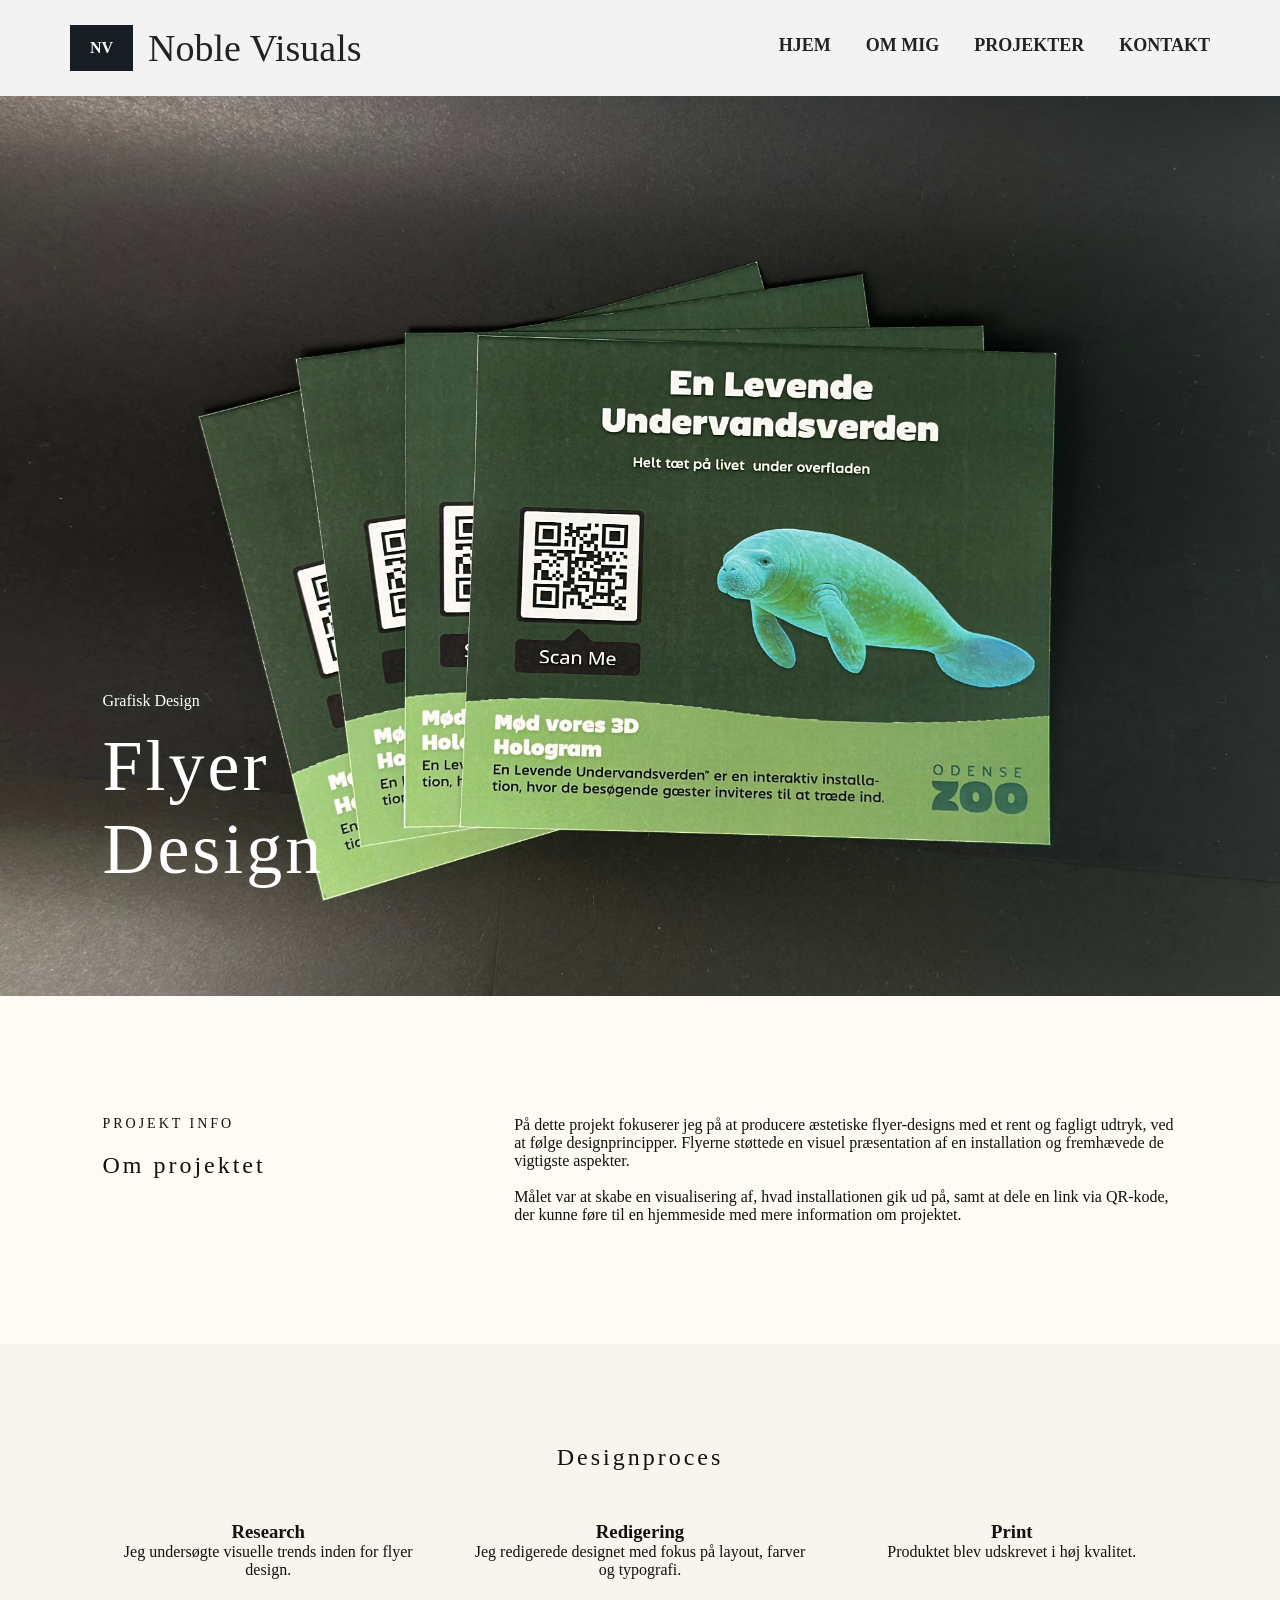
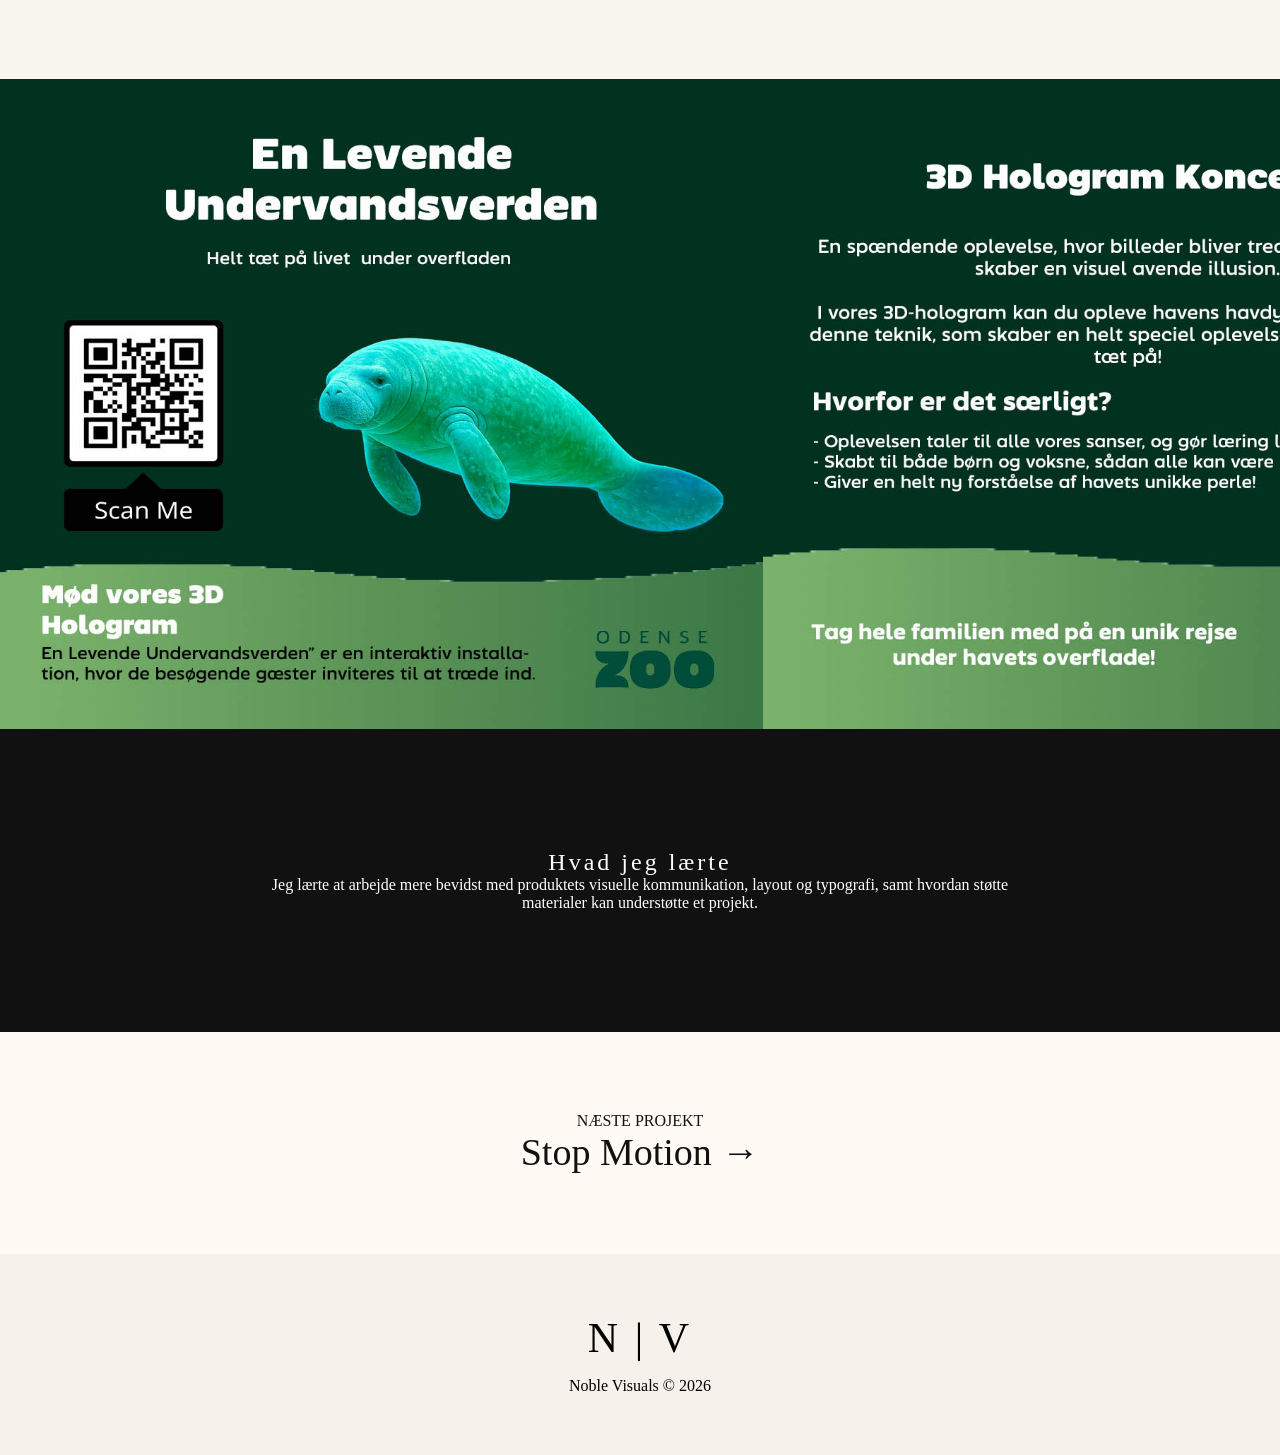
<file: flyerdesign.html>
<!DOCTYPE html>
<html lang="da">
<head>
  <meta charset="UTF-8">
  <meta name="viewport" content="width=device-width, initial-scale=1.0">
  <title>Flyer Design | Noble Visuals</title>
  <link rel="stylesheet" href="style.css">
</head>

<body>

<header class="header">
  <div class="logo">
    <div class="logo__box">NV</div>
    <h1 class="logo__text">Noble Visuals</h1>
  </div>

  <nav class="nav">
    <a href="index.html">HJEM</a>
    <a href="om-mig.html">OM MIG</a>
    <a href="projekter.html">PROJEKTER</a>
    <a href="kontakt.html">KONTAKT</a>
  </nav>
</header>

<section class="project-hero">
  <img src="images/Flyerdesign.jpeg" alt="Flyer Design">

  <div class="project-overlay">
    <p> Grafisk Design</p>
    <h1>Flyer <br>
       Design</h1>
   
  </div>
</section>

<section class="project-info">
  <div class="info-left">
    <p class="small-title">PROJEKT INFO</p>
    <h2>Om projektet</h2>
  </div>

  <div class="info-right">
    <p>
      På dette projekt fokuserer jeg på at producere æstetiske flyer-designs med et rent og fagligt udtryk, ved at følge designprincipper.
      Flyerne støttede en visuel præsentation af en installation og fremhævede de vigtigste aspekter.

    </p>
    <br>
    <p>
      Målet var at skabe en visualisering af, hvad installationen gik ud på, samt at dele en link via QR-kode, der kunne føre til en hjemmeside med mere information om projektet.
    </p>
  </div>
</section>

<section class="process">
  <h2>Designproces</h2>

  <div class="process-grid">
    <div>
      <h3>Research</h3>
      <p>Jeg undersøgte visuelle trends inden for flyer design.</p>
    </div>

    <div>
      <h3>Redigering</h3>
      <p>Jeg redigerede designet med fokus på layout, farver og typografi.</p>
    </div>

    <div>
      <h3>Print</h3>
      <p>Produktet blev udskrevet i høj kvalitet.</p>
    </div>
  </div>
</section>

<section class="gallery">
  <img src="images/Flyer - installation.jpg" alt="">
  <img src="images/Flyer - installation2.jpg" alt="">
</section>

<section class="learning">
  <h2>Hvad jeg lærte</h2>
  <p>
    Jeg lærte at arbejde mere bevidst med produktets visuelle kommunikation, layout og typografi, samt hvordan støtte materialer kan understøtte et projekt.
  </p>
</section>

<section class="next-project">
  <p>NÆSTE PROJEKT</p>
  <a href="stopmotion.html">Stop Motion →</a>
</section>

<footer class="footer">
  <h2>N | V</h2>
  <p>Noble Visuals © 2026</p>
</footer>

</body>
</html>
</file>
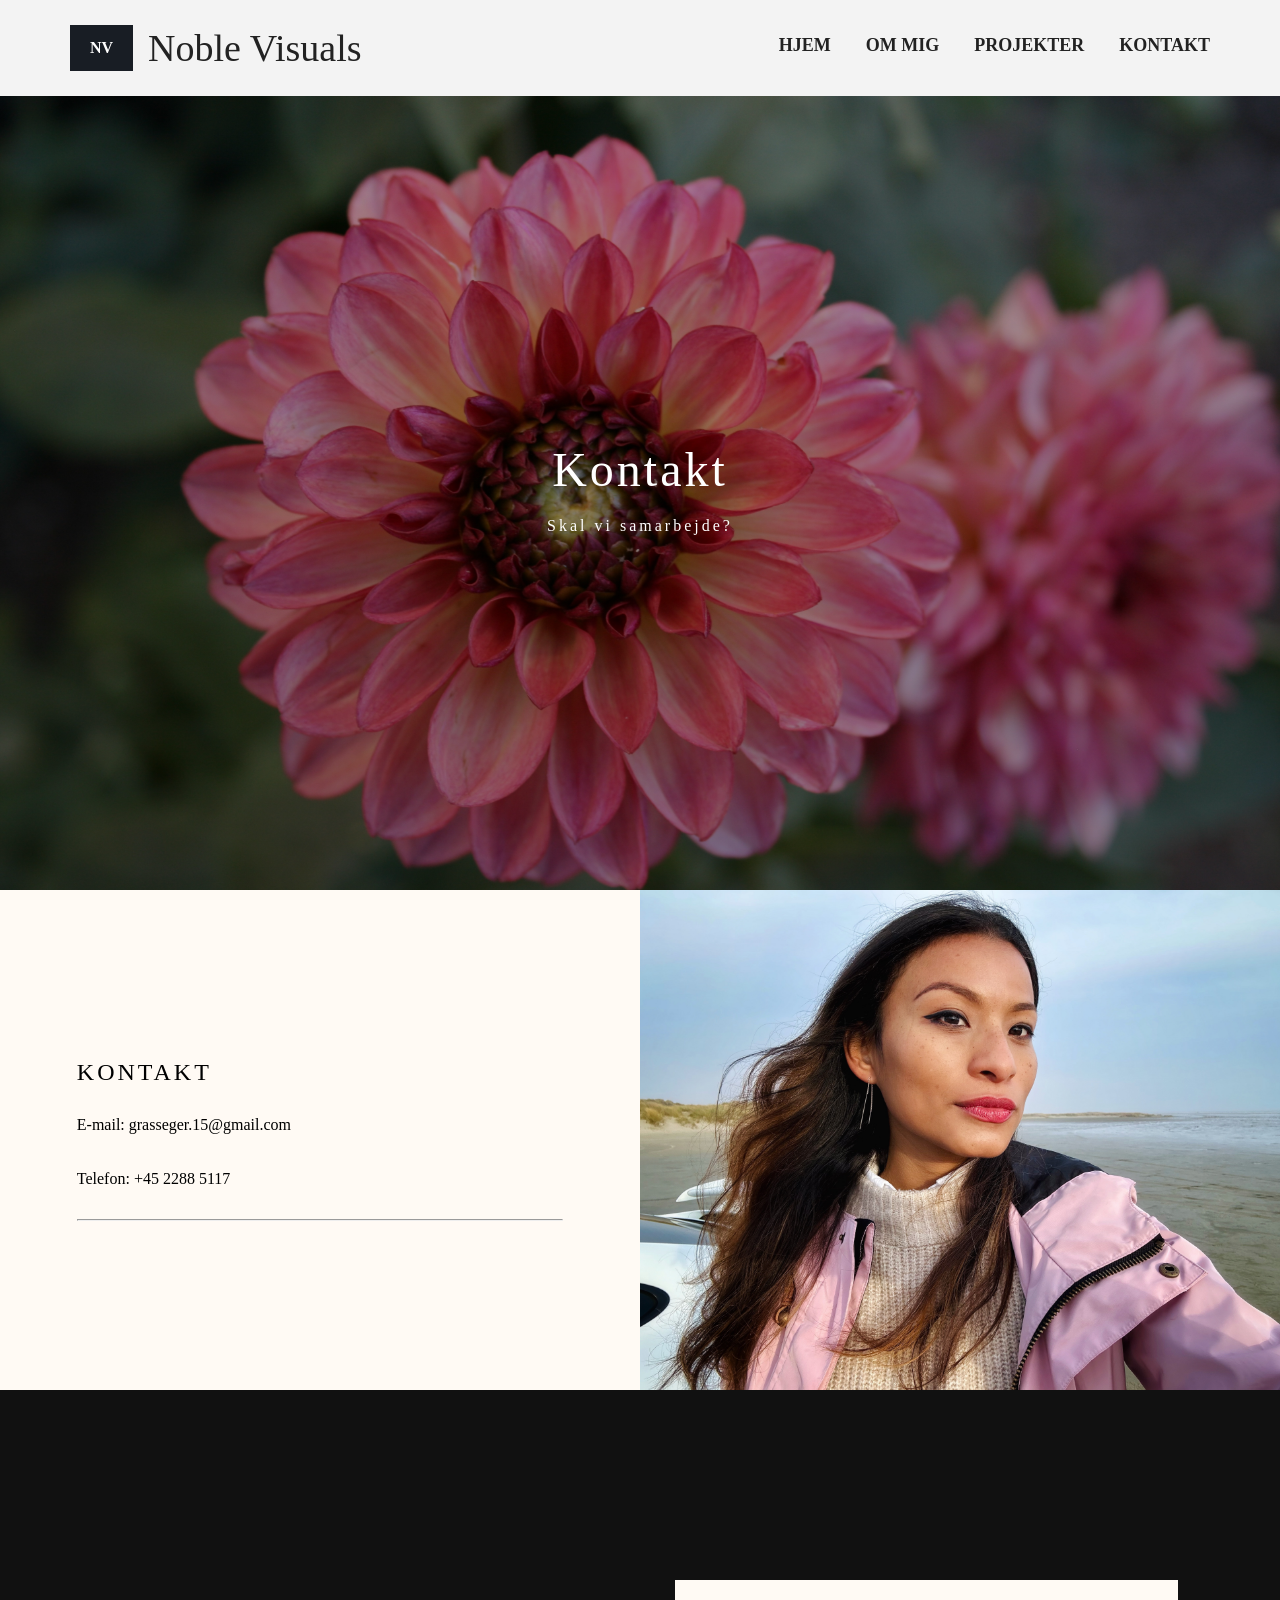
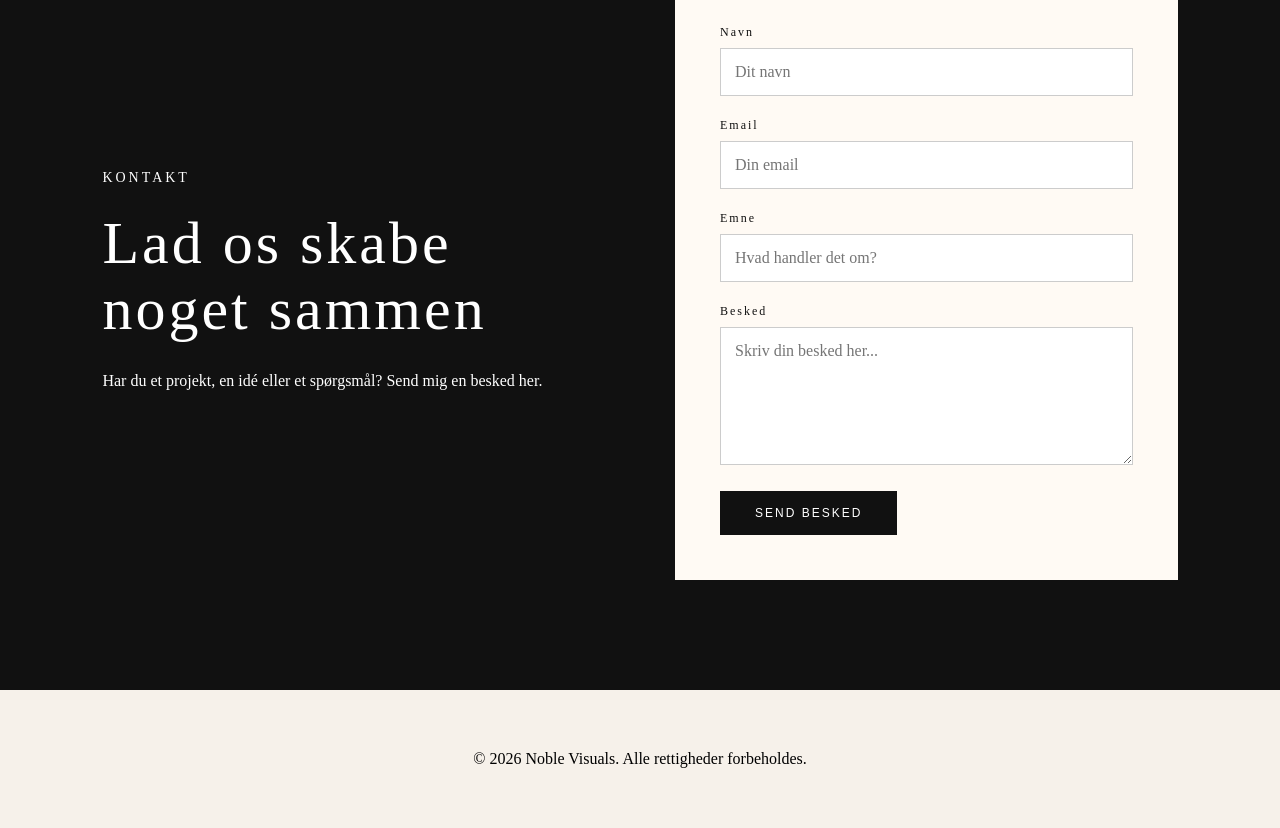
<file: kontakt.html>
<!DOCTYPE html>
<html>
<head>
  <meta charset="UTF-8">
  <meta name="viewport" content="width=device-width, initial-scale=1.0">
  <title>Kontakt</title>
  <link rel="stylesheet" href="style.css">
</head>

<body>
  <div class="header">
  <div class="logo">
    <div class="logo__box">NV</div>
    <h1 class="logo__text">Noble Visuals</h1>
  </div>

  <input type="checkbox" id="menu-toggle" class="menu-toggle">

  <label for="menu-toggle" class="hamburger">
    ☰
  </label>

  <div class="nav">
    <a href="index.html">HJEM</a>
    <a href="om-mig.html">OM MIG</a>
    <a href="projekter.html">PROJEKTER</a>
    <a href="kontakt.html">KONTAKT</a>
  </div>
</div>
  <!-- HERO -->
  <div class="hero">
    <div class="hero__content">
      <h1 class="hero__title">Kontakt</h1>
      <h2 class="hero__subtitle">
Skal vi samarbejde?
      </h2>
    </div>

    </div>

    <section class="about">
    <div>
      <h2>KONTAKT</h2>
    <p>E-mail: grasseger.15@gmail.com</p>
    <p>Telefon: +45 2288 5117</p>
    <hr>
    </div>

    <img src="images/self.JPG" alt="Portfolio billede">
  </section>
 <!-- KONTAKT -->

  <section class="contact">

    <div class="contact-text">

      <p>KONTAKT</p>

      <h1>Lad os skabe noget sammen</h1>

      <p>

        Har du et projekt, en idé eller et spørgsmål?

        Send mig en besked her.

      </p>

    </div>

    <form class="contact-form">

      <label for="name">Navn</label>

      <input type="text" id="name" name="name" placeholder="Dit navn" required>

      <label for="email">Email</label>

      <input type="email" id="email" name="email" placeholder="Din email" required>

      <label for="subject">Emne</label>

      <input type="text" id="subject" name="subject" placeholder="Hvad handler det om?">

      <label for="message">Besked</label>

      <textarea id="message" name="message" rows="6" placeholder="Skriv din besked her..." required></textarea>

      <button type="submit">SEND BESKED</button>

    </form>

  </section>

</body>

</html>
<div class="footer">
  <p>&copy; 2026 Noble Visuals. Alle rettigheder forbeholdes.</p>
</div>
</body>
</html>
</file>
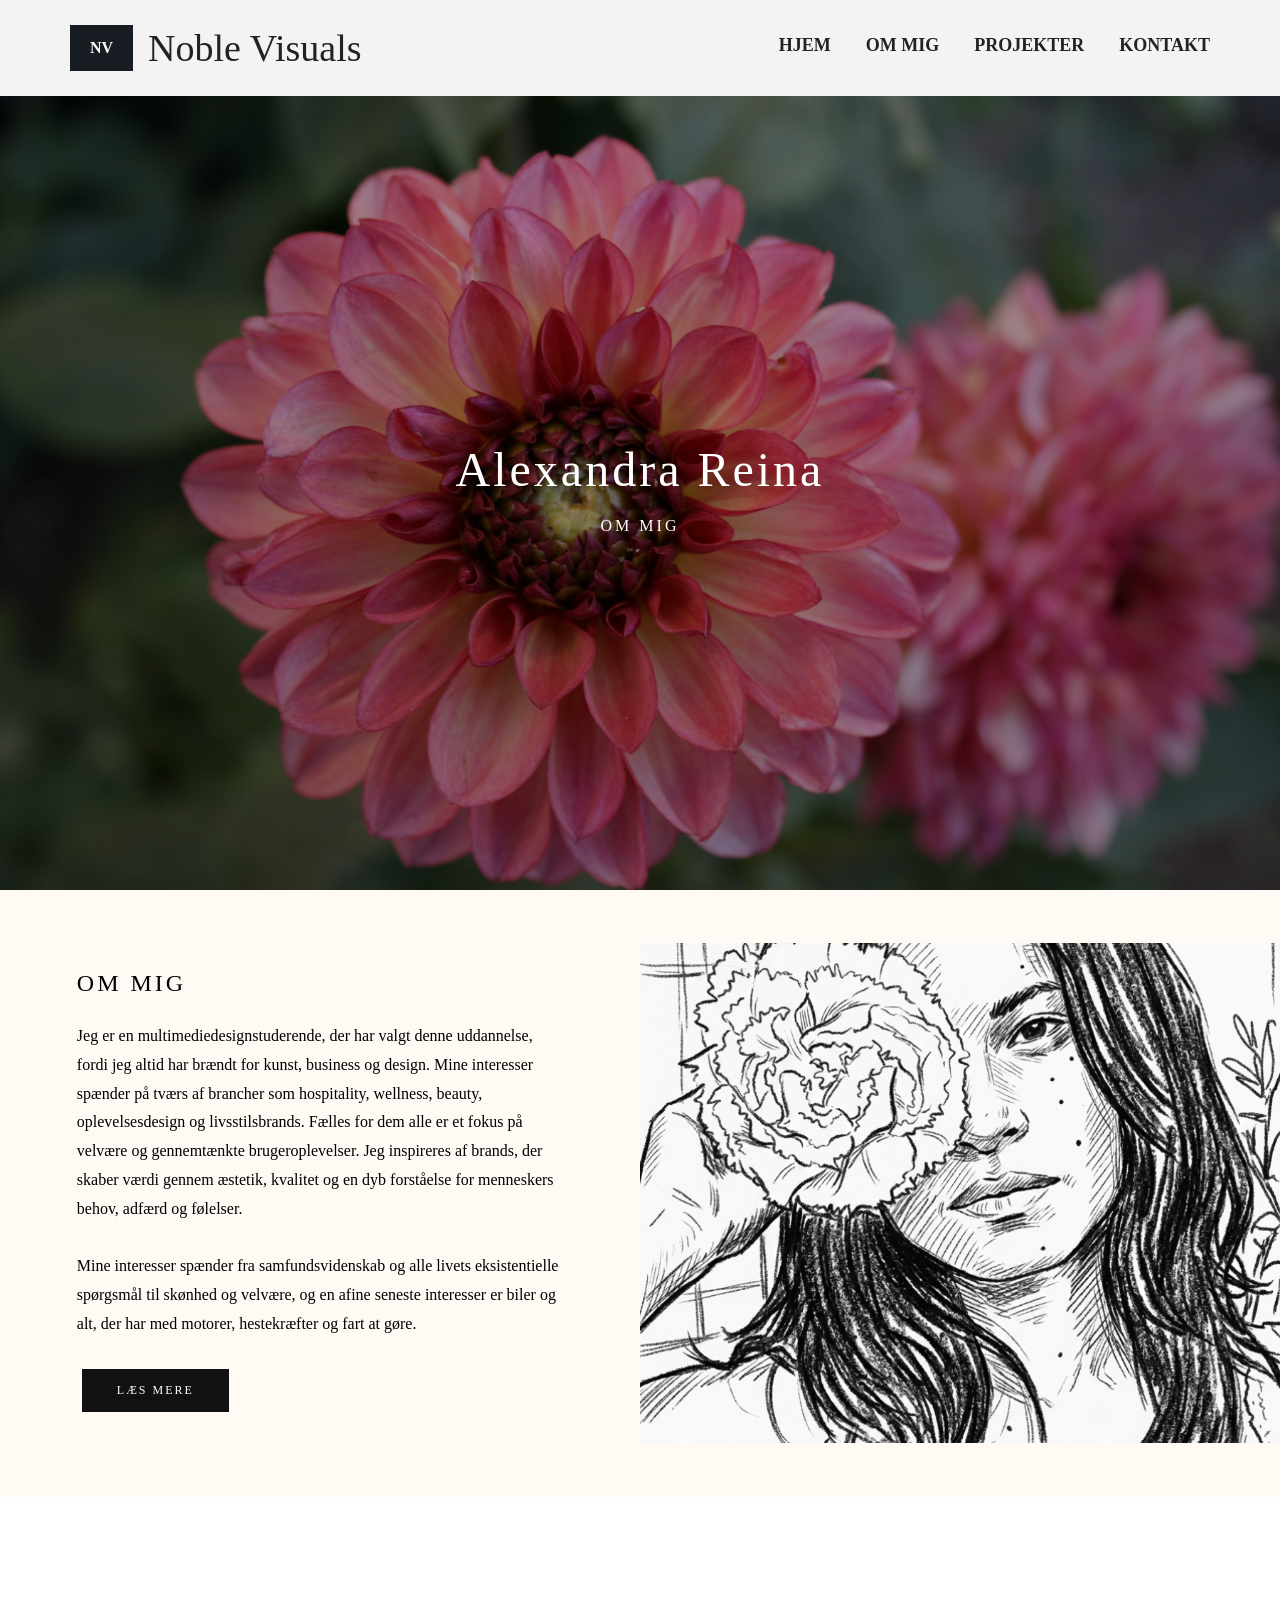
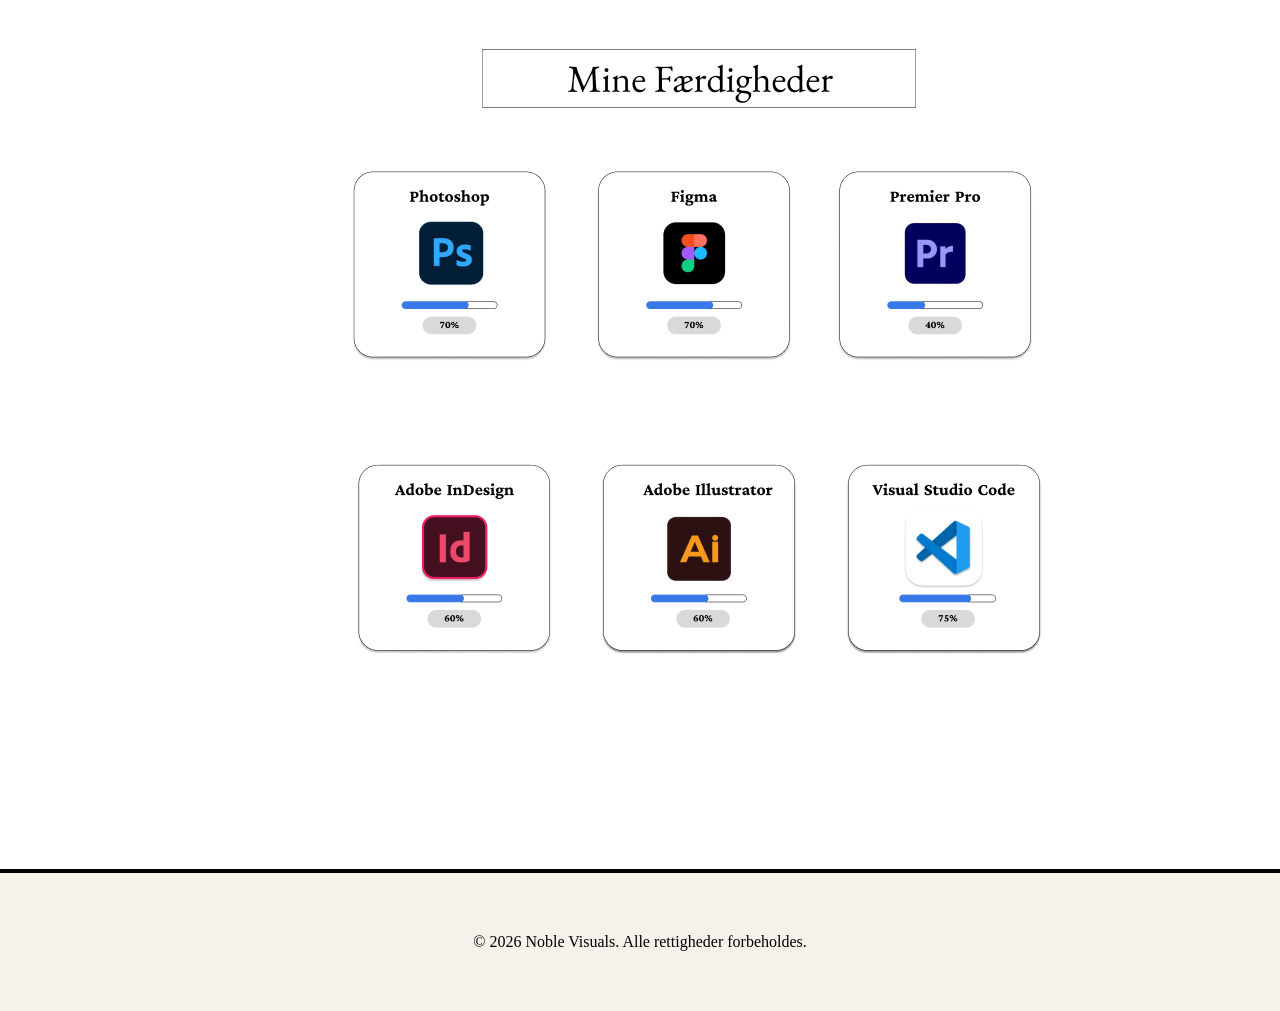
<file: om-mig.html>
<!DOCTYPE html>
<html>
<head>
  <meta charset="UTF-8">
  <meta name="viewport" content="width=device-width, initial-scale=1.0">
  <title>Om Mig</title>
  <link rel="stylesheet" href="style.css">
</head>

<body>
<div class="header">
  <div class="logo">
    <div class="logo__box">NV</div>
    <h1 class="logo__text">Noble Visuals</h1>
  </div>

  <input type="checkbox" id="menu-toggle" class="menu-toggle">

  <label for="menu-toggle" class="hamburger">
    ☰
  </label>

  <div class="nav">
    <a href="index.html">HJEM</a>
    <a href="om-mig.html">OM MIG</a>
    <a href="projekter.html">PROJEKTER</a>
    <a href="kontakt.html">KONTAKT</a>
  </div>
</div>
<!-- HERO -->
  <div class="hero">

    <div class="hero__content">

      <h1 class="hero__title">
        Alexandra Reina
      </h1>


      <h2 class="hero__subtitle">
         OM MIG
      </h2>
   
    </div>

  </div>
  </div>
 <section class="about">
    <div>
      <h2>OM MIG</h2>
      <p>
        Jeg er en multimediedesignstuderende, der har valgt denne uddannelse, fordi jeg altid har brændt for kunst, business og design.  Mine interesser spænder på tværs af brancher som hospitality, wellness, beauty, oplevelsesdesign og livsstilsbrands. Fælles for dem alle er et fokus på velvære og gennemtænkte brugeroplevelser. Jeg inspireres af brands, der skaber værdi gennem æstetik, kvalitet og en dyb forståelse for menneskers behov, adfærd og følelser.<br>
        <br>
Mine interesser spænder fra samfundsvidenskab og alle livets eksistentielle spørgsmål til skønhed og velvære, og en afine seneste interesser er biler og alt, der har med motorer, hestekræfter og fart at gøre.      </p>
      <a href="om-mig.html">LÆS MERE</a>
    </div>

    <img src="images/sketch.png" alt="Portfolio billede">
  </section>

  <div> <img src="images/skills.png" alt="Portfolio billede"> </div>

  <div class="footer">
    <p>&copy; 2026 Noble Visuals. Alle rettigheder forbeholdes.</p>
  </div>

</body>
</html>
</file>
<file: style.css>
* {
  margin: 0;
  padding: 0;
  box-sizing: border-box;
}

body {
  font-family: Garamond, Georgia, serif;
  background: #000;
  color: white;
  text-align: center;
}

h1,
h2 {
  font-family: Georgia, serif;
  font-weight: 400;
  letter-spacing: 3px;
}

/* HEADER from first design */
.header {
  display: flex;
  justify-content: space-between;
  align-items: center;
  padding: 25px 70px;
  background-color: #f3f3f3;
  position: relative;
  z-index: 10;
}

.logo {
  display: flex;
  align-items: center;
  gap: 15px;
}

.logo__box {
  background-color: #181d24;
  color: white;
  padding: 14px 20px;
  font-weight: bold;
}

.logo__text {
  margin: 0;
  font-size: 38px;
  color: #222;
  letter-spacing: 0;
}

.nav {
  min-width: 400px;
  display: flex;
  gap: 35px;
}

.nav a {
  position: relative;
  text-decoration: none;
  color: #222;
  font-weight: bold;
  font-size: 18px;
  padding-bottom: 5px;
  transition: color 0.3s ease, transform 0.3s ease;
  display: inline-block;
}

.nav a::after {
  content: '';
  position: absolute;
  left: 0;
  bottom: 0;
  width: 100%;
  height: 3px;
  background-color: #2f80ff;
  transform: scaleX(0);
  transition: transform 0.3s ease;
}

.nav a:hover {
  color: #000;
  transform: scale(1.08);
}

.nav a:hover::after {
  transform: scaleX(1);
}

.menu-toggle {
  display: none;
}

.hamburger {
  display: none;
  font-size: 34px;
  cursor: pointer;
  color: #222;
}

/* REST from second design */
.hero {
  min-height: calc(100vh - 106px);
  background:
    linear-gradient(rgba(0,0,0,.35), rgba(0,0,0,.45)),
    url("images/flower.JPG") no-repeat center center / cover;
  display: flex;
  flex-direction: column;
  justify-content: center;
  align-items: center;
  color: white;
  padding: 80px 6%;
}

.hero__content {
  max-width: 600px;
}

.hero h1 {
  font-size: 48px;
  margin: 20px 0;
}

.hero h2 {
  font-size: 16px;
  margin-bottom: 30px;
}

.hero p {
  line-height: 1.8;
  font-size: 14px;
}

.buttons {
  margin-top: 35px;
}

.buttons a,
.about a {
  display: inline-block;
  padding: 14px 35px;
  background: #111;
  color: white;
  text-decoration: none;
  font-size: 12px;
  letter-spacing: 2px;
  margin: 5px;
}

.buttons .outline {
  background: transparent;
  border: 1px solid white;
}

.projects,
.services {
  padding: 80px 6%;
}

.section-title {
  display: flex;
  justify-content: space-between;
  margin-bottom: 40px;
}

.section-title a {
  color: #ffffff;
  text-decoration: none;
  font-size: 12px;
  letter-spacing: 2px;
}

.project-grid,
.service-grid {
  display: grid;
  grid-template-columns: repeat(3, 1fr);
  gap: 25px;
}

.project-card {
  background: white;
  color: black;
  text-align: left;
}

.project-card img {
  width: 100%;
  height: 360px;
  object-fit: cover;
}

.project-card h3,
.project-card p {
  padding: 0 20px;
}

.project-card h3 {
  margin-top: 20px;
  font-family: Georgia, serif;
}

.project-card p {
  padding-bottom: 25px;
  font-size: 12px;
  letter-spacing: 1px;
}

.about {
  display: grid;
  grid-template-columns: 1fr 1fr;
  align-items: center;
  background: #fffaf4;
  color: black;
  text-align: left;
}

.about div {
  padding: 80px 12%;
}

.about p {
  margin: 25px 0;
  line-height: 1.8;
}

.about img {
  width: 100%;
  height: 500px;
  object-fit: cover;
}

.services {
  text-align: center;
}

.services h2 {
  margin-bottom: 50px;
}

.service-grid div {
  padding: 35px;
}

.service-grid h3 {
  margin-bottom: 15px;
  font-size: 13px;
  letter-spacing: 2px;
}

.service-grid p {
  line-height: 1.7;
}

.quote {
  background: #1d1a16;
  color: white;
  text-align: center;
  padding: 90px 20%;
  font-family: Georgia, serif;
  font-size: 28px;
  line-height: 1.6;
}

.footer {
  padding: 60px 6%;
  background: #f6f1ea;
  color: black;
}

.footer h2 {
  font-size: 42px;
  margin-bottom: 15px;
}

/* MOBILE */
@media screen and (max-width: 800px) {
  .header {
    padding: 20px;
  }

  .logo__text {
    font-size: 26px;
  }

  .hamburger {
    display: block;
  }

  .nav {
    display: none;
    position: absolute;
    top: 100%;
    left: 0;
    width: 100%;
    min-width: 0;
    background-color: #f3f3f3;
    flex-direction: column;
    align-items: center;
    gap: 20px;
    padding: 25px 0;
    z-index: 999;
  }

  .menu-toggle:checked ~ .nav {
    display: flex;
  }

  .nav a {
    font-size: 20px;
  }

  .hero {
    min-height: calc(100vh - 82px);
  }

  .hero h1 {
    font-size: 42px;
  }

  .section-title {
    flex-direction: column;
    gap: 15px;
  }

  .project-grid,
  .service-grid,
  .about {
    grid-template-columns: 1fr;
  }

  .quote {
    padding: 60px 8%;
    font-size: 22px;
  }
}
/* ABOUT PAGE */

.about-hero {

  min-height: 100vh;

  display: grid;

  grid-template-columns: 1fr 1fr;

  align-items: center;

  background: #111;

  color: white;

}

.about-hero__content {

  padding: 10%;

  text-align: left;

}

.small-title {

  font-size: 14px;

  letter-spacing: 3px;

  margin-bottom: 20px;

}

.about-hero__content h1 {

  font-size: 72px;

  margin-bottom: 10px;

}

.about-hero__content h2 {

  font-size: 24px;

  margin-bottom: 30px;

  font-weight: 400;

}

.about-hero__content p {

  line-height: 1.9;

  margin-bottom: 20px;

  max-width: 500px;

}

.about-hero__image img {

  width: 100%;

  height: 100vh;

  object-fit: cover;

}

/* MOBILE */

@media (max-width: 800px) {

  .about-hero {

    grid-template-columns: 1fr;

  }

  .about-hero__content {

    text-align: center;

    padding: 80px 10%;

  }

  .about-hero__content h1 {

    font-size: 48px;

  }

  .about-hero__image img {

    height: 500px;

  }

}
/* KONTAKT SIDE */

.contact {
  min-height: 100vh;
  padding: 160px 8% 80px;

  display: grid;
  grid-template-columns: 1fr 1fr;
  gap: 70px;
  align-items: center;

  background: #111;
  color: white;
}

.contact-text {
  text-align: left;
}

.contact-text p:first-child {
  letter-spacing: 3px;
  font-size: 14px;
  margin-bottom: 20px;
}

.contact-text h1 {
  font-size: 60px;
  line-height: 1.1;
  margin-bottom: 25px;
}

.contact-text p {
  line-height: 1.8;
  max-width: 450px;
}

.contact-form {
  background: #fffaf4;
  color: #111;

  padding: 45px;
  text-align: left;
}

.contact-form label {
  display: block;
  margin-bottom: 8px;

  font-size: 12px;
  letter-spacing: 2px;
}

.contact-form input,
.contact-form textarea {
  width: 100%;
  padding: 14px;

  margin-bottom: 22px;

  border: 1px solid #ccc;
  background: white;

  font-family: Garamond, serif;
  font-size: 16px;
}

.contact-form textarea {
  resize: vertical;
}

.contact-form button {
  padding: 15px 35px;

  background: #111;
  color: white;

  border: none;
  cursor: pointer;

  letter-spacing: 2px;
  font-size: 12px;
}

.contact-form button:hover {
  background: #333;
}

/* MOBILE */

@media (max-width: 800px) {

  .contact {
    grid-template-columns: 1fr;
    padding: 140px 8% 60px;
  }

  .contact-text {
    text-align: center;
  }

  .contact-text h1 {
    font-size: 42px;
  }

  .contact-text p {
    margin: 0 auto;
  }

  .contact-form {
    padding: 30px;
  }
}
.project-hero {
  position: relative;
  height: 100vh;
}

.project-hero img {
  width: 100%;
  height: 100%;
  object-fit: cover;
}

.project-overlay {
  position: absolute;
  bottom: 10%;
  left: 8%;
  color: white;
  max-width: 550px;
  text-align: left;
}

.project-overlay h1 {
  font-size: 72px;
  margin: 15px 0;
}

.hero-description {
  line-height: 1.8;
}

.project-info {
  display: grid;
  grid-template-columns: 1fr 2fr;
  gap: 80px;
  padding: 120px 8%;
  background: #fffaf4;
  color: #111;
  text-align: left;
}

.process {
  padding: 100px 8%;
  background: #f8f4ee;
  color: #111;
}

.process-grid {
  display: grid;
  grid-template-columns: repeat(3, 1fr);
  gap: 40px;
  margin-top: 50px;
}

.gallery {
  display: flex;
  grid-template-columns: 1fr 1fr;
}
.gallery video {
  width: 100%;
  height: 650px;
  object-fit: cover;

}

.gallery img {
  width: 100%;
  height: 650px;
  object-fit: cover;
}

.learning {
  padding: 120px 20%;
  background: #111;
  color: white;
}

.next-project {
  padding: 80px;
  text-align: center;
  background: #fffaf4;
  color: #111;
}

.next-project a {
  font-size: 38px;
  color: #111;
  text-decoration: none;
}

.card__button {
  display: block;
  text-align: center;
  text-decoration: none;
  color: #111;
}

@media (max-width: 800px) {
  .project-overlay h1 {
    font-size: 42px;
  }

  .project-info,
  .process-grid,
  .gallery {
    grid-template-columns: 1fr;
  }

  .learning {
    padding: 80px 8%;
  }
}
</file>
